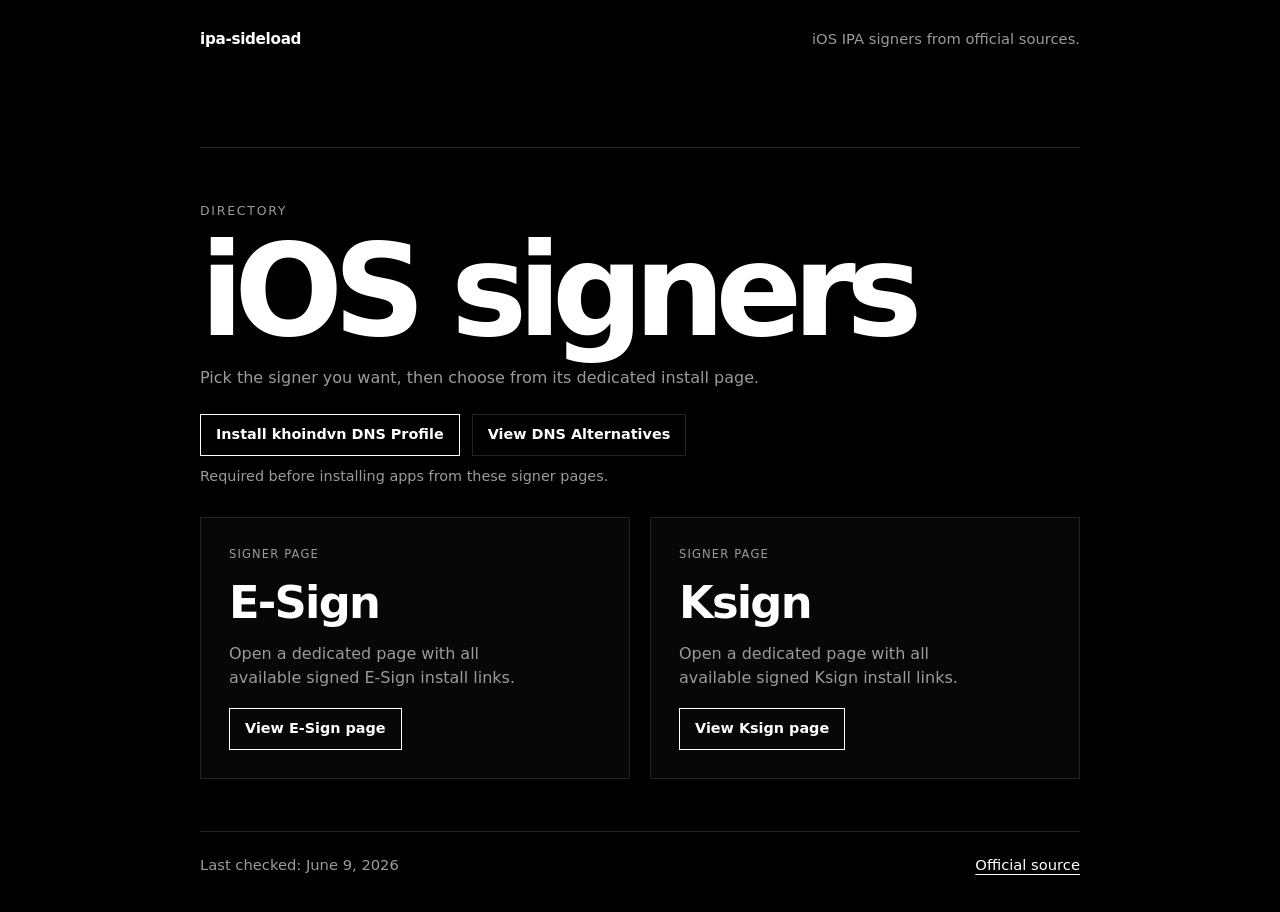
<file: index.html>
<!doctype html>
<html lang="en">
  <head>
    <meta charset="utf-8" />
    <meta name="viewport" content="width=device-width, initial-scale=1" />
    <meta name="description" content="A small directory for iOS IPA signers." />
    <title>ipa-sideload</title>
    <link rel="stylesheet" href="styles.css" />
  </head>
  <body>
    <header class="site-header">
      <a class="wordmark" href="./">ipa-sideload</a>
      <p>iOS IPA signers from official sources.</p>
    </header>

    <main>
      <section class="intro" aria-labelledby="page-title">
        <p class="label">directory</p>
        <h1 id="page-title">iOS signers</h1>
        <p class="intro-copy">Pick the signer you want, then choose from its dedicated install page.</p>
        <div class="intro-actions">
          <div class="button-row">
            <a
              class="download-link dns-link"
              href="https://github.com/dns-khoindvn/oci-auto-vm/releases/download/DNS/khoindvn.mobileconfig"
              target="_blank"
              rel="noopener noreferrer"
            >
              Install khoindvn DNS Profile
            </a>
            <a class="download-link secondary-link" href="./dns.html">View DNS Alternatives</a>
          </div>
          <p class="intro-note">Required before installing apps from these signer pages.</p>
        </div>
      </section>

      <section class="chooser-grid" aria-label="Available signers">
        <article class="chooser-card">
          <p class="chooser-label">signer page</p>
          <h2>E-Sign</h2>
          <p>Open a dedicated page with all available signed E-Sign install links.</p>
          <a class="download-link" href="./esign.html">View E-Sign page</a>
        </article>

        <article class="chooser-card">
          <p class="chooser-label">signer page</p>
          <h2>Ksign</h2>
          <p>Open a dedicated page with all available signed Ksign install links.</p>
          <a class="download-link" href="./ksign.html">View Ksign page</a>
        </article>
      </section>
    </main>

    <footer class="site-footer">
      <span>Last checked: June 9, 2026</span>
      <a href="https://khoindvn.io.vn/" target="_blank" rel="noopener noreferrer">Official source</a>
    </footer>
  </body>
</html>
</file>
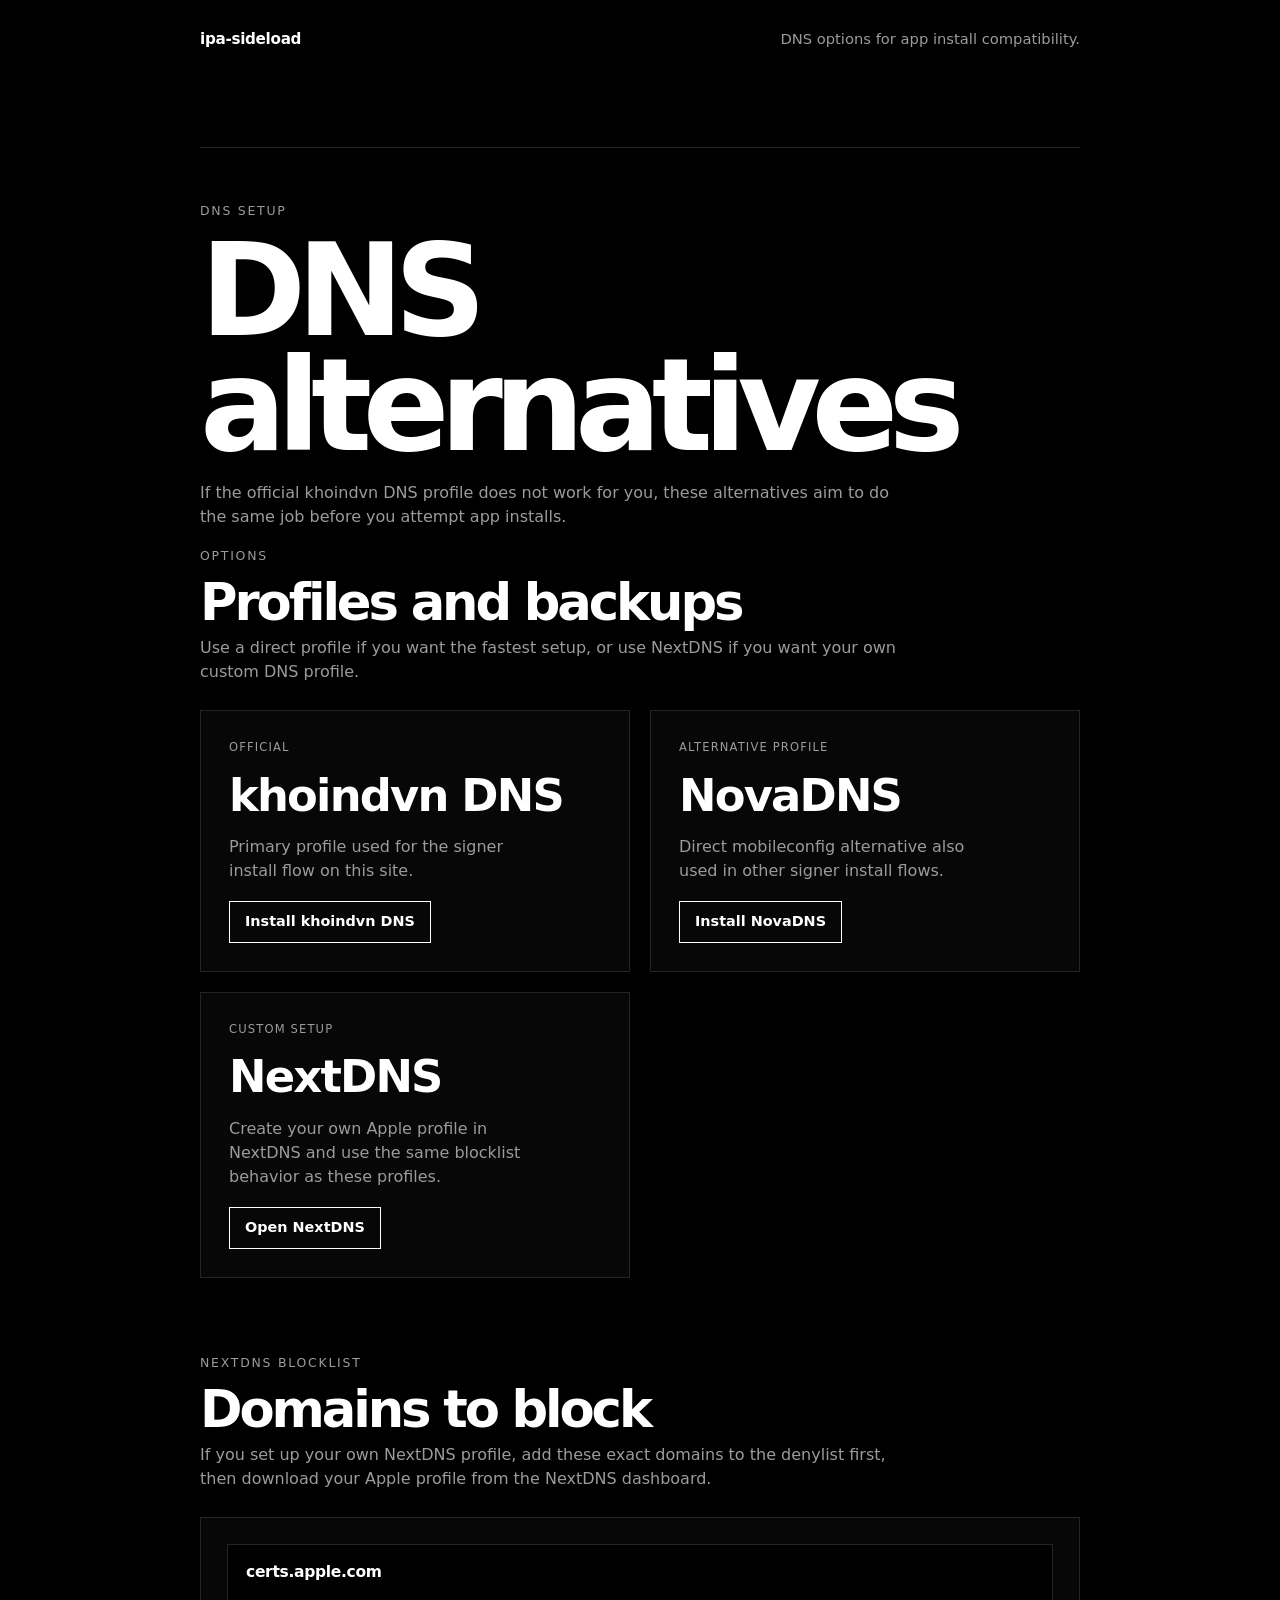
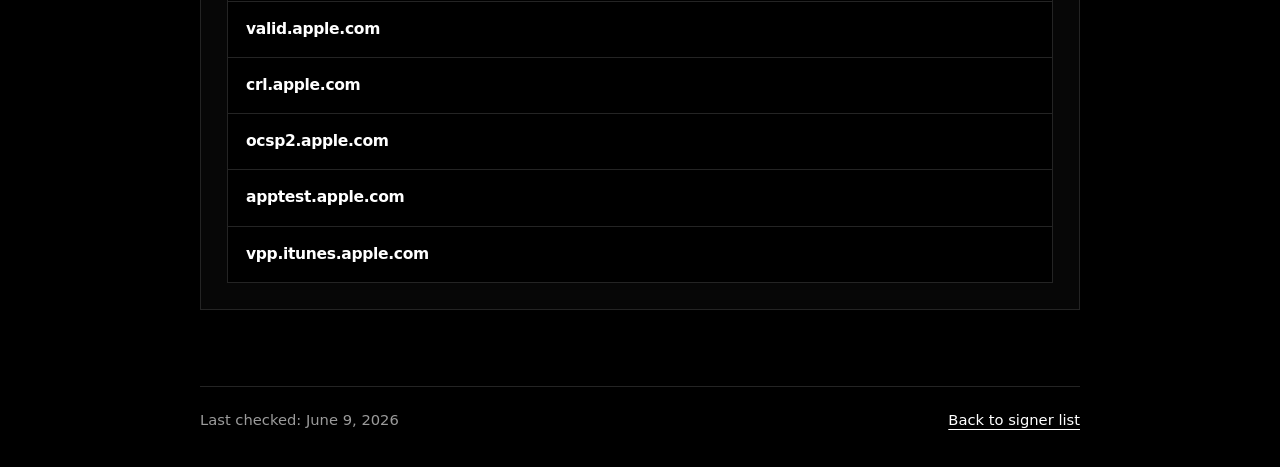
<file: dns.html>
<!doctype html>
<html lang="en">
  <head>
    <meta charset="utf-8" />
    <meta name="viewport" content="width=device-width, initial-scale=1" />
    <meta
      name="description"
      content="DNS profile options and alternatives for sideload app installs."
    />
    <title>DNS alternatives</title>
    <link rel="stylesheet" href="styles.css" />
  </head>
  <body>
    <header class="site-header">
      <a class="wordmark" href="./">ipa-sideload</a>
      <p>DNS options for app install compatibility.</p>
    </header>

    <main>
      <section class="detail-hero" aria-labelledby="dns-title">
        <p class="label">dns setup</p>
        <h1 id="dns-title">DNS alternatives</h1>
        <p class="detail-intro">
          If the official khoindvn DNS profile does not work for you, these alternatives aim to do the same
          job before you attempt app installs.
        </p>
      </section>

      <section class="install-method" aria-labelledby="dns-options-title">
        <div class="section-copy">
          <p class="label">options</p>
          <h2 id="dns-options-title">Profiles and backups</h2>
          <p>Use a direct profile if you want the fastest setup, or use NextDNS if you want your own custom DNS profile.</p>
        </div>

        <div class="chooser-grid dns-grid">
          <article class="chooser-card">
            <p class="chooser-label">official</p>
            <h2>khoindvn DNS</h2>
            <p>Primary profile used for the signer install flow on this site.</p>
            <a
              class="download-link"
              href="https://github.com/dns-khoindvn/oci-auto-vm/releases/download/DNS/khoindvn.mobileconfig"
              target="_blank"
              rel="noopener noreferrer"
            >
              Install khoindvn DNS
            </a>
          </article>

          <article class="chooser-card">
            <p class="chooser-label">alternative profile</p>
            <h2>NovaDNS</h2>
            <p>Direct mobileconfig alternative also used in other signer install flows.</p>
            <a
              class="download-link"
              href="https://novadev.vip/resources/dns/novadns.mobileconfig"
              target="_blank"
              rel="noopener noreferrer"
            >
              Install NovaDNS
            </a>
          </article>

          <article class="chooser-card">
            <p class="chooser-label">custom setup</p>
            <h2>NextDNS</h2>
            <p>Create your own Apple profile in NextDNS and use the same blocklist behavior as these profiles.</p>
            <a class="download-link" href="https://nextdns.io/" target="_blank" rel="noopener noreferrer">
              Open NextDNS
            </a>
          </article>
        </div>
      </section>

      <section class="install-method" aria-labelledby="blocklist-title">
        <div class="section-copy">
          <p class="label">nextdns blocklist</p>
          <h2 id="blocklist-title">Domains to block</h2>
          <p>
            If you set up your own NextDNS profile, add these exact domains to the denylist first, then download
            your Apple profile from the NextDNS dashboard.
          </p>
        </div>

        <section class="install-group" aria-label="Domains to block">
          <div class="install-links dns-domains">
            <div class="install-link static-item"><span class="install-link-title">certs.apple.com</span></div>
            <div class="install-link static-item"><span class="install-link-title">valid.apple.com</span></div>
            <div class="install-link static-item"><span class="install-link-title">crl.apple.com</span></div>
            <div class="install-link static-item"><span class="install-link-title">ocsp2.apple.com</span></div>
            <div class="install-link static-item"><span class="install-link-title">apptest.apple.com</span></div>
            <div class="install-link static-item"><span class="install-link-title">vpp.itunes.apple.com</span></div>
          </div>
        </section>
      </section>
    </main>

    <footer class="site-footer">
      <span>Last checked: June 9, 2026</span>
      <a href="./">Back to signer list</a>
    </footer>
  </body>
</html>
</file>
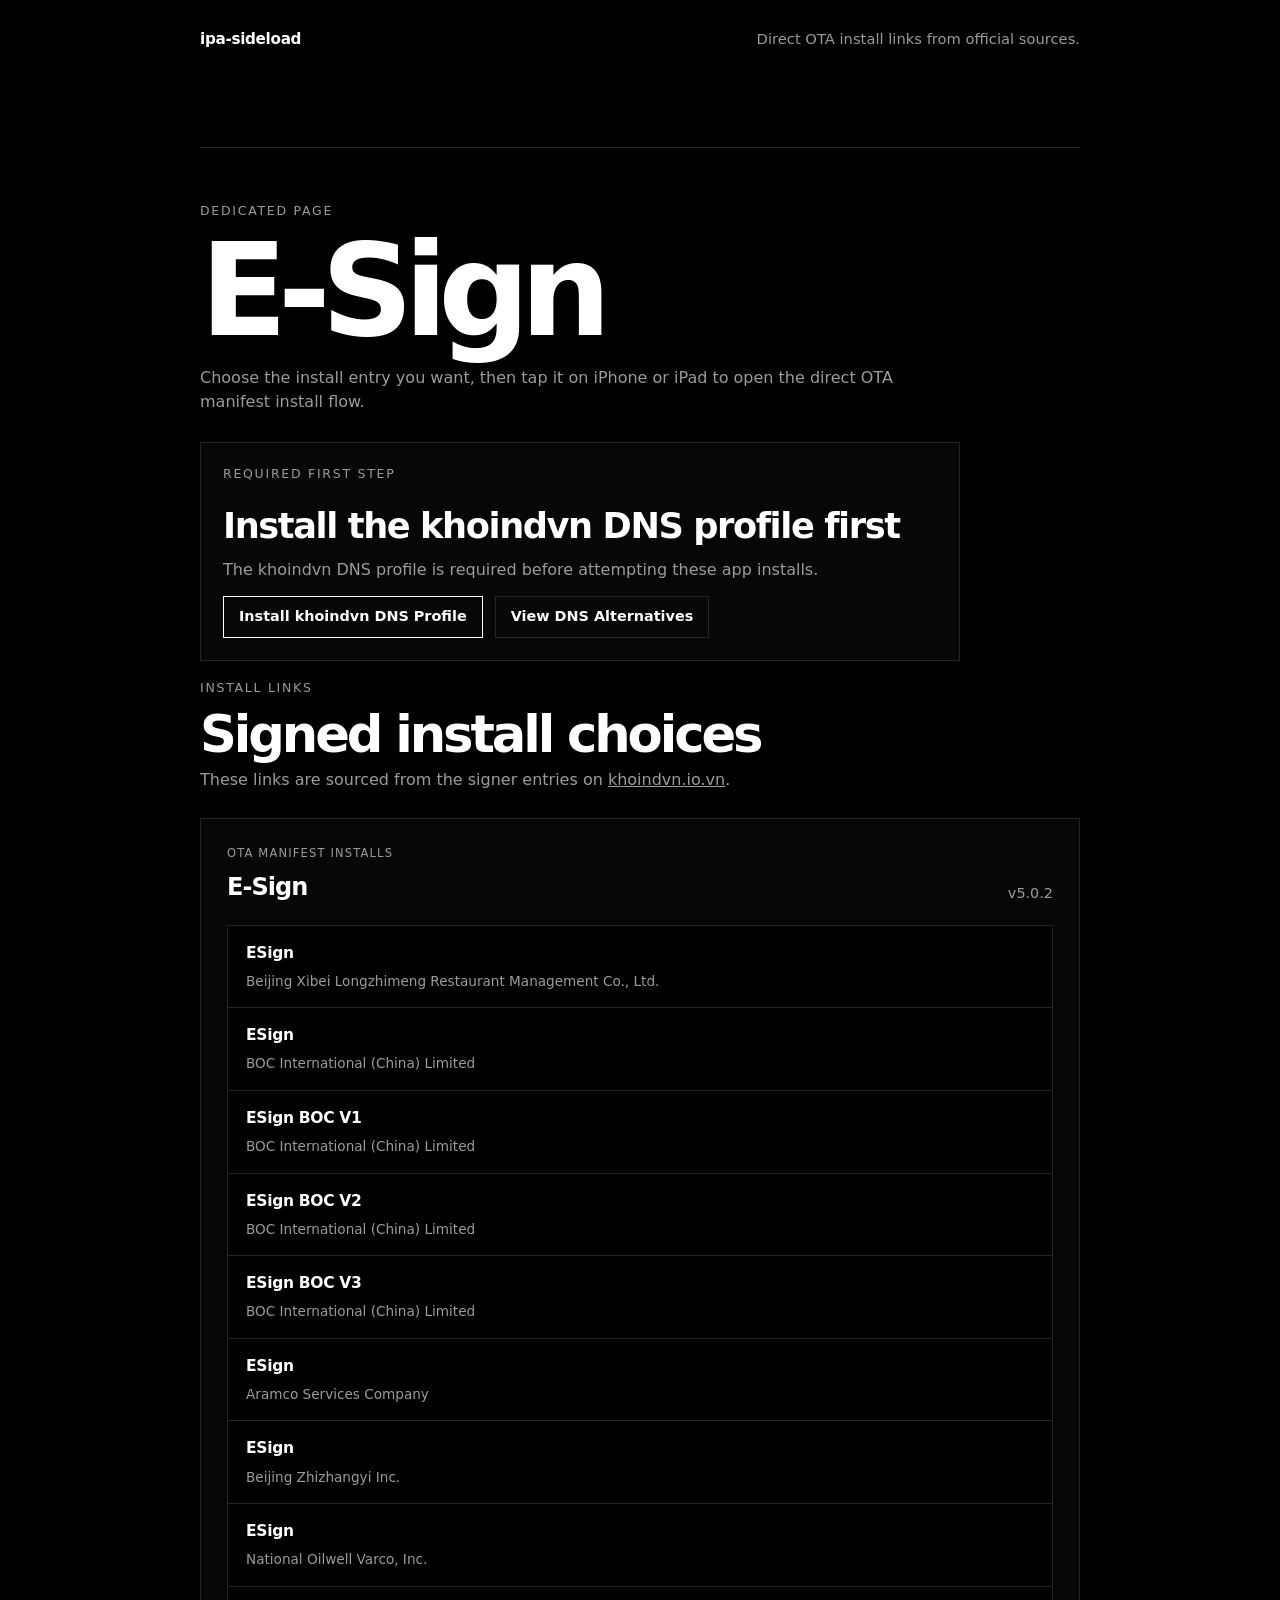
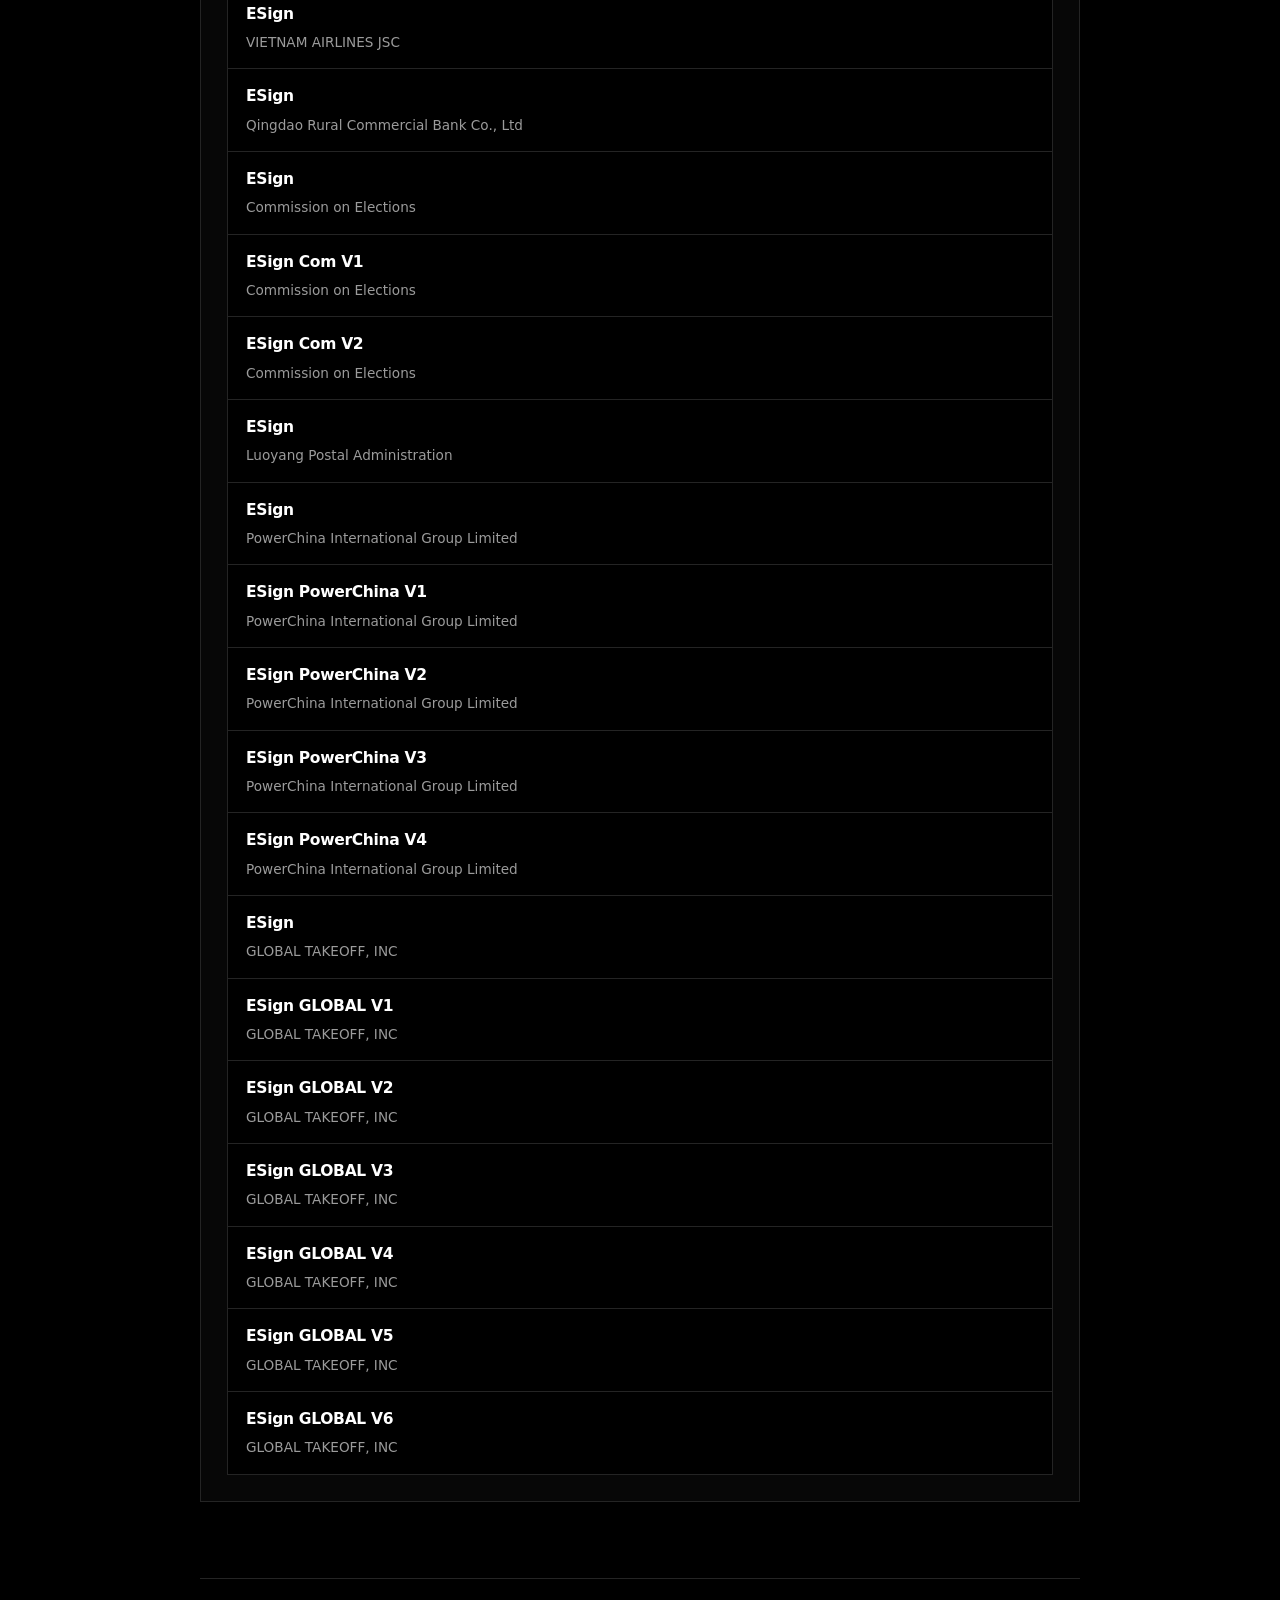
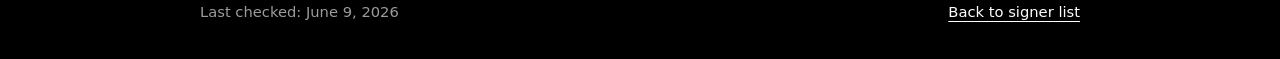
<file: esign.html>
<!doctype html>
<html lang="en">
  <head>
    <meta charset="utf-8" />
    <meta name="viewport" content="width=device-width, initial-scale=1" />
    <meta name="description" content="Dedicated E-Sign install links." />
    <title>E-Sign installs</title>
    <link rel="stylesheet" href="styles.css" />
  </head>
  <body>
    <header class="site-header">
      <a class="wordmark" href="./">ipa-sideload</a>
      <p>Direct OTA install links from official sources.</p>
    </header>

    <main id="install-page" data-group="esign"></main>

    <footer class="site-footer">
      <span>Last checked: June 9, 2026</span>
      <a href="./">Back to signer list</a>
    </footer>

    <script src="script.js"></script>
  </body>
</html>
</file>
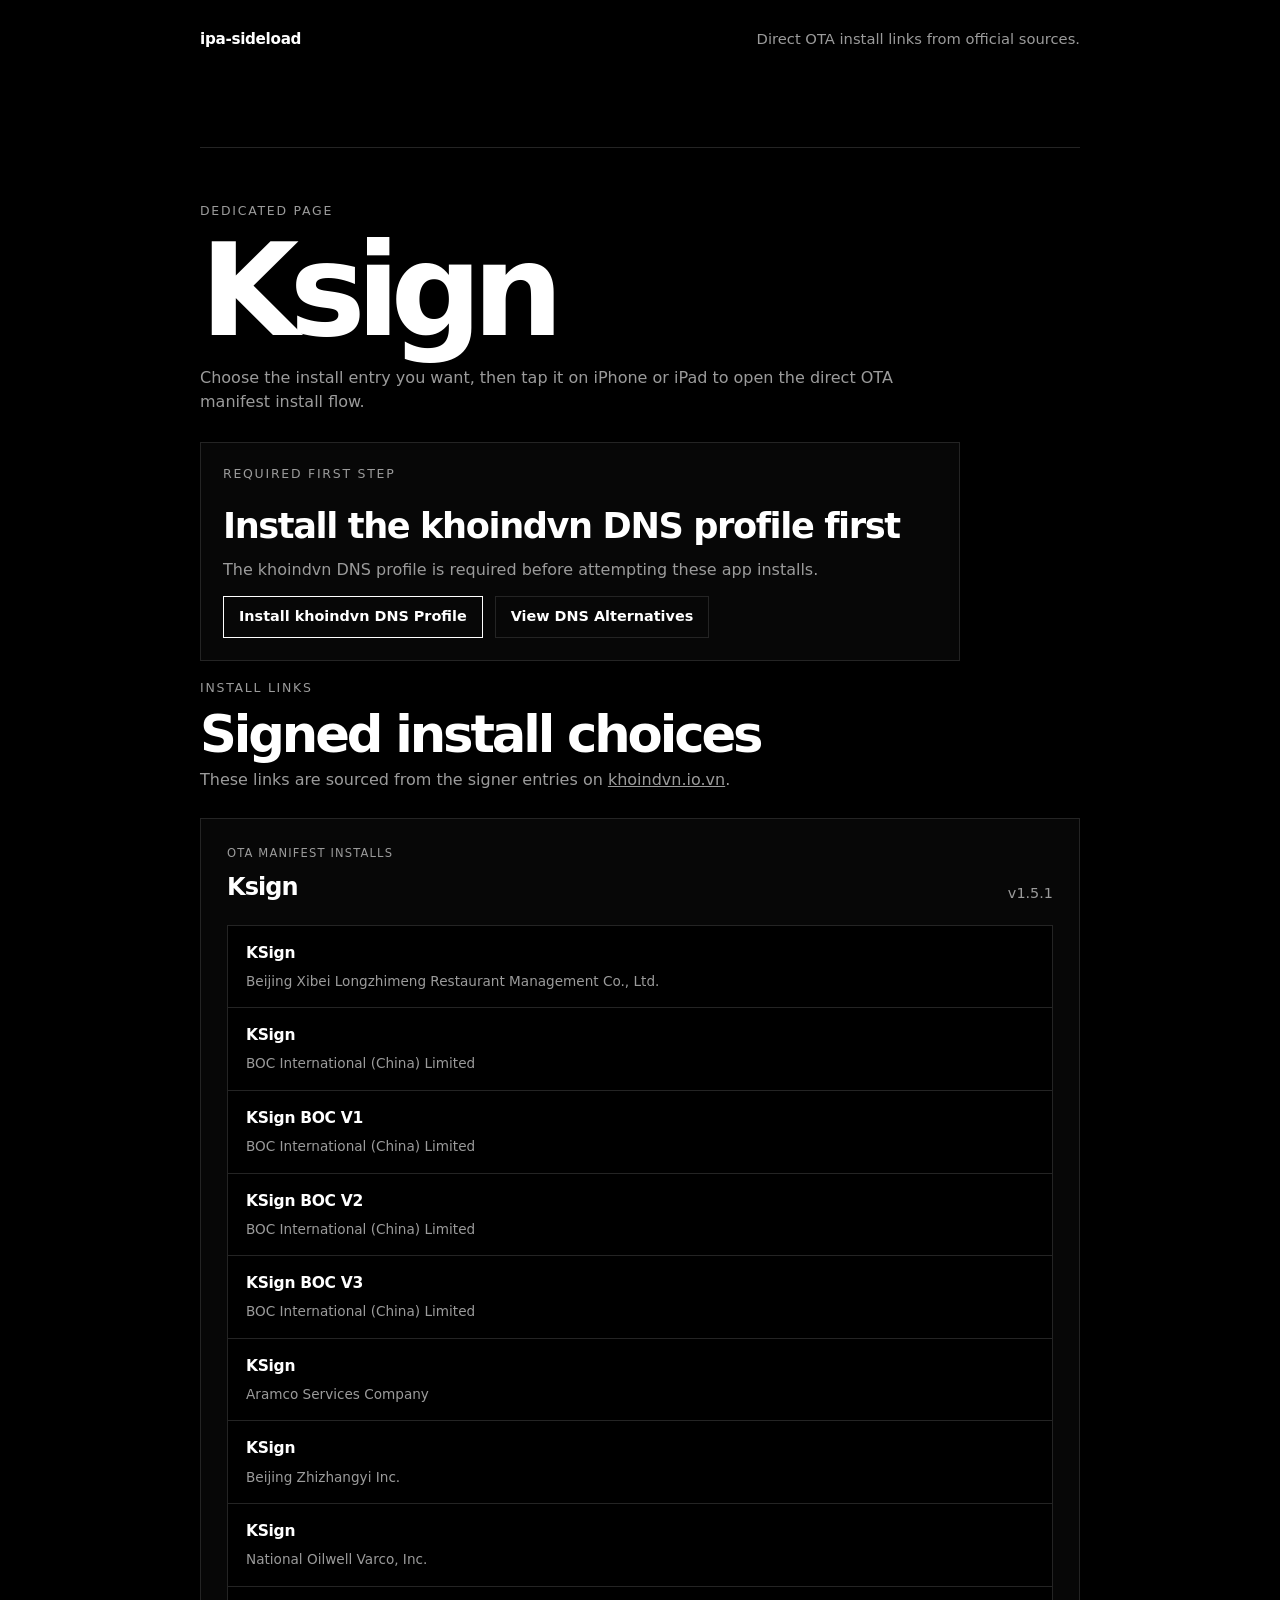
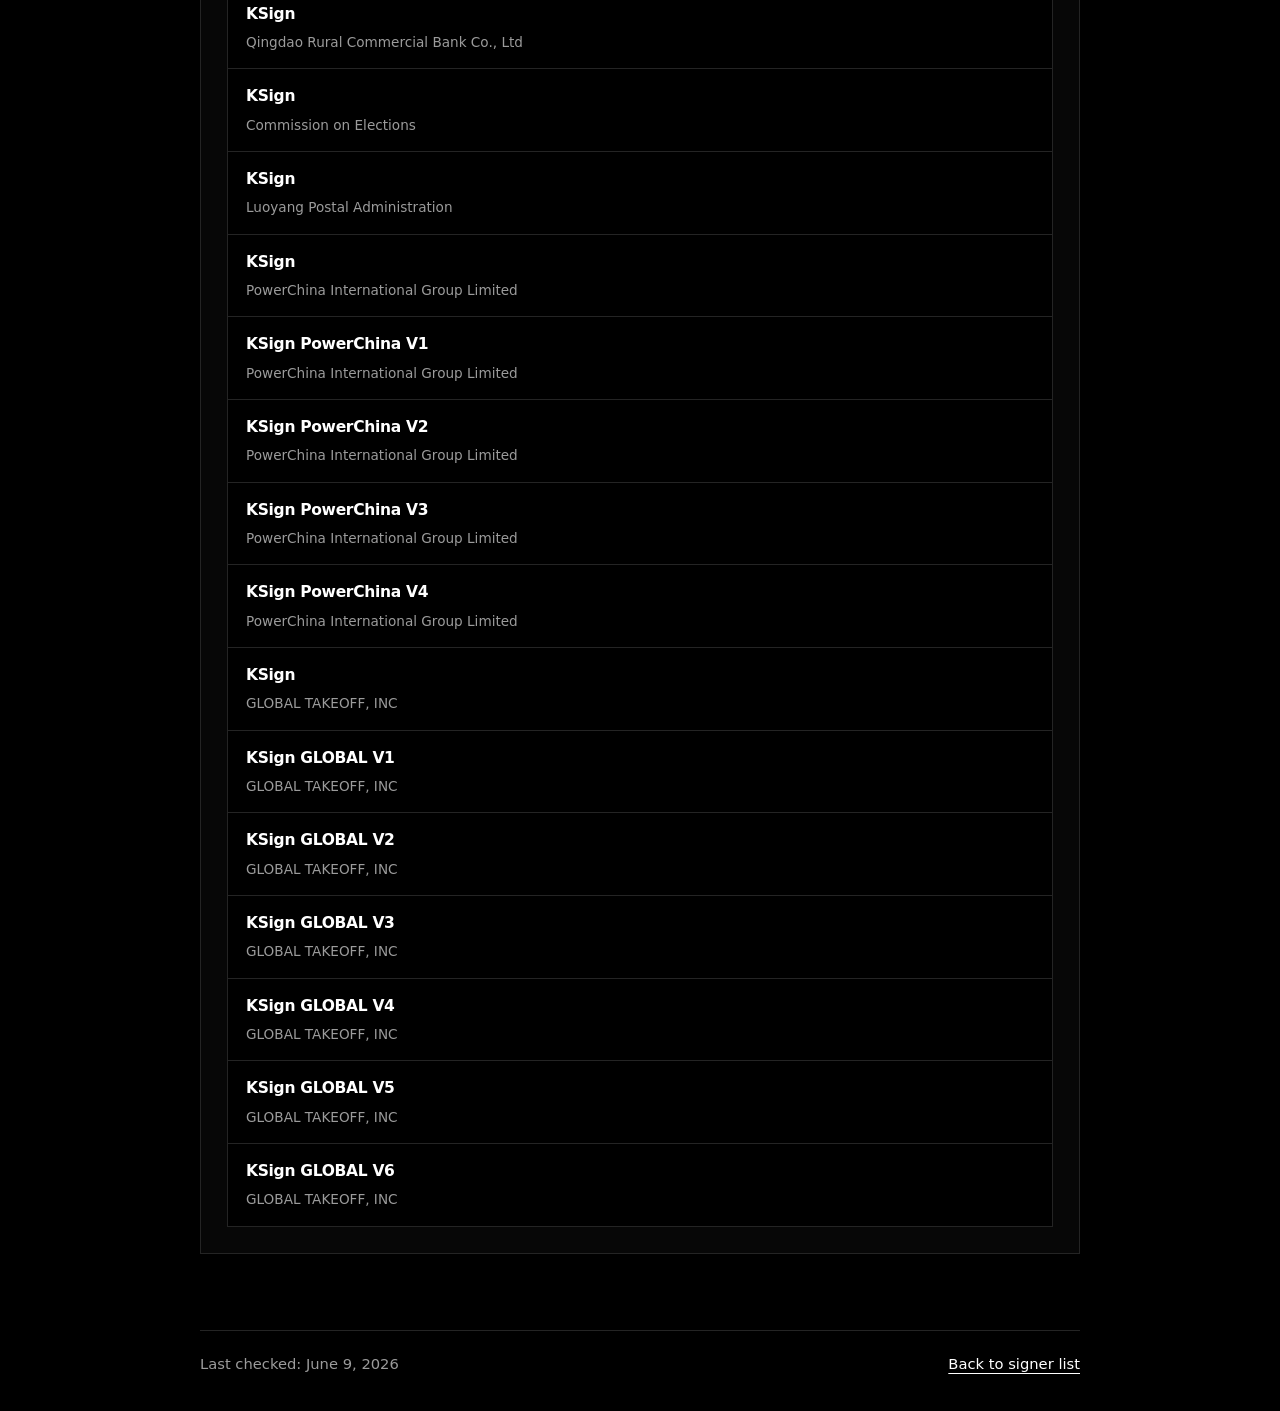
<file: ksign.html>
<!doctype html>
<html lang="en">
  <head>
    <meta charset="utf-8" />
    <meta name="viewport" content="width=device-width, initial-scale=1" />
    <meta name="description" content="Dedicated Ksign install links." />
    <title>Ksign installs</title>
    <link rel="stylesheet" href="styles.css" />
  </head>
  <body>
    <header class="site-header">
      <a class="wordmark" href="./">ipa-sideload</a>
      <p>Direct OTA install links from official sources.</p>
    </header>

    <main id="install-page" data-group="ksign"></main>

    <footer class="site-footer">
      <span>Last checked: June 9, 2026</span>
      <a href="./">Back to signer list</a>
    </footer>

    <script src="script.js"></script>
  </body>
</html>
</file>
<file: styles.css>
:root {
  color-scheme: dark;
  --background: #000;
  --text: #fff;
  --muted: #9b9b9b;
  --line: #242424;
  --panel: #070707;
}

* {
  box-sizing: border-box;
}

body {
  margin: 0;
  min-height: 100vh;
  background: var(--background);
  color: var(--text);
  font-family: ui-sans-serif, system-ui, -apple-system, BlinkMacSystemFont, "Segoe UI", Arial, sans-serif;
  line-height: 1.5;
}

a {
  color: inherit;
}

.site-header,
main,
.site-footer {
  width: min(880px, calc(100% - 32px));
  margin: 0 auto;
}

.site-header {
  display: flex;
  align-items: baseline;
  justify-content: space-between;
  gap: 24px;
  padding: 28px 0 96px;
  border-bottom: 1px solid var(--line);
}

.wordmark {
  font-size: 0.95rem;
  font-weight: 650;
  letter-spacing: -0.02em;
  text-decoration: none;
}

.site-header p,
.site-footer {
  color: var(--muted);
  font-size: 0.92rem;
}

.site-header p {
  margin: 0;
  text-align: right;
}

.intro {
  padding: 54px 0 30px;
}

.label {
  margin: 0 0 12px;
  color: var(--muted);
  font-size: 0.78rem;
  letter-spacing: 0.14em;
  text-transform: uppercase;
}

h1,
h2,
p,
dl {
  margin-top: 0;
}

h1 {
  margin-bottom: 0;
  font-size: clamp(3.25rem, 13vw, 8rem);
  line-height: 0.9;
  letter-spacing: -0.075em;
  font-weight: 760;
}

.intro-copy {
  max-width: 640px;
  margin: 18px 0 0;
  color: var(--muted);
  font-size: 1rem;
}

.intro-actions {
  margin-top: 24px;
}

.button-row {
  display: flex;
  flex-wrap: wrap;
  gap: 12px;
}

.intro-note {
  margin: 10px 0 0;
  color: var(--muted);
  font-size: 0.9rem;
}

.chooser-grid {
  display: grid;
  grid-template-columns: repeat(2, minmax(0, 1fr));
  gap: 20px;
  margin-bottom: 52px;
}

.chooser-card {
  display: grid;
  gap: 18px;
  padding: 28px;
  border: 1px solid var(--line);
  background: var(--panel);
}

.chooser-card h2 {
  margin: 0;
  font-size: clamp(2rem, 4vw, 2.8rem);
  line-height: 0.95;
  letter-spacing: -0.04em;
  font-weight: 720;
}

.chooser-card p:last-of-type {
  margin: 0;
  color: var(--muted);
  max-width: 30ch;
}

.chooser-label {
  margin: 0;
  color: var(--muted);
  font-size: 0.72rem;
  letter-spacing: 0.1em;
  text-transform: uppercase;
}

.download-link {
  display: inline-flex;
  align-items: center;
  justify-content: center;
  min-height: 42px;
  padding: 0 15px;
  border: 1px solid var(--text);
  text-decoration: none;
  font-size: 0.9rem;
  font-weight: 650;
  white-space: nowrap;
  width: fit-content;
}

.download-link:hover {
  background: var(--text);
  color: var(--background);
}

.secondary-link {
  border-color: var(--line);
}

.detail-hero {
  padding: 54px 0 18px;
}

.detail-intro {
  max-width: 700px;
  margin: 18px 0 0;
  color: var(--muted);
}

.dns-callout {
  display: grid;
  gap: 14px;
  margin-top: 28px;
  padding: 22px;
  max-width: 760px;
  border: 1px solid var(--line);
  background: var(--panel);
}

.dns-callout h2 {
  margin: 0;
  font-size: clamp(1.6rem, 3vw, 2.2rem);
  line-height: 0.98;
  letter-spacing: -0.04em;
}

.dns-callout p:last-of-type {
  margin: 0;
  color: var(--muted);
}

.dns-link {
  width: fit-content;
}

.dns-grid {
  margin-bottom: 0;
}

.dns-domains .install-link {
  cursor: default;
}

.dns-domains .install-link:hover,
.static-item:hover {
  background: var(--background);
  color: var(--text);
}

.install-method {
  display: grid;
  gap: 26px;
  padding-bottom: 76px;
}

.section-copy {
  max-width: 720px;
}

.section-copy h2 {
  margin: 0 0 10px;
  font-size: clamp(2rem, 5vw, 3.2rem);
  line-height: 0.95;
  letter-spacing: -0.06em;
}

.section-copy p:last-child {
  margin-bottom: 0;
  color: var(--muted);
}

.section-copy code {
  font-family: ui-monospace, SFMono-Regular, Menlo, Consolas, monospace;
}

.install-groups {
  display: grid;
  gap: 24px;
}

.install-group {
  padding: 26px;
  border: 1px solid var(--line);
  background: var(--panel);
}

.install-group-header {
  display: flex;
  align-items: flex-end;
  justify-content: space-between;
  gap: 20px;
  margin-bottom: 20px;
}

.install-group-header h3 {
  margin: 0;
  font-size: 1.5rem;
  letter-spacing: -0.04em;
}

.install-group-header span {
  color: var(--muted);
  font-size: 0.9rem;
  white-space: nowrap;
}

.install-eyebrow {
  margin: 0 0 6px;
  color: var(--muted);
  font-size: 0.72rem;
  letter-spacing: 0.1em;
  text-transform: uppercase;
}

.install-links {
  display: grid;
  gap: 1px;
  border: 1px solid var(--line);
  background: var(--line);
}

.install-link {
  display: grid;
  gap: 6px;
  padding: 16px 18px;
  background: var(--background);
  text-decoration: none;
  transition: background 140ms ease, color 140ms ease;
}

.install-link:hover {
  background: var(--text);
  color: var(--background);
}

.install-link-title {
  font-size: 0.97rem;
  font-weight: 650;
  letter-spacing: -0.02em;
}

.install-link-subtitle {
  color: var(--muted);
  font-size: 0.85rem;
}

.install-link:hover .install-link-subtitle {
  color: inherit;
}

.site-footer {
  display: flex;
  justify-content: space-between;
  gap: 24px;
  padding: 22px 0 36px;
  border-top: 1px solid var(--line);
}

.site-footer a {
  color: var(--text);
  text-decoration-thickness: 1px;
  text-underline-offset: 4px;
}

@media (max-width: 760px) {
  .site-header,
  .site-footer {
    display: block;
  }

  .site-header {
    padding-bottom: 62px;
  }

  .site-header p {
    margin-top: 8px;
    text-align: left;
  }

  .chooser-grid {
    grid-template-columns: 1fr;
  }

  .button-row {
    display: grid;
  }

  .download-link {
    width: 100%;
  }

  .dns-link {
    width: 100%;
  }

  .install-group,
  .install-link {
    padding-left: 16px;
    padding-right: 16px;
  }

  .install-group-header {
    display: block;
  }

  .install-group-header span {
    display: inline-block;
    margin-top: 8px;
  }

  .site-footer a {
    display: inline-block;
    margin-top: 8px;
  }
}
</file>
